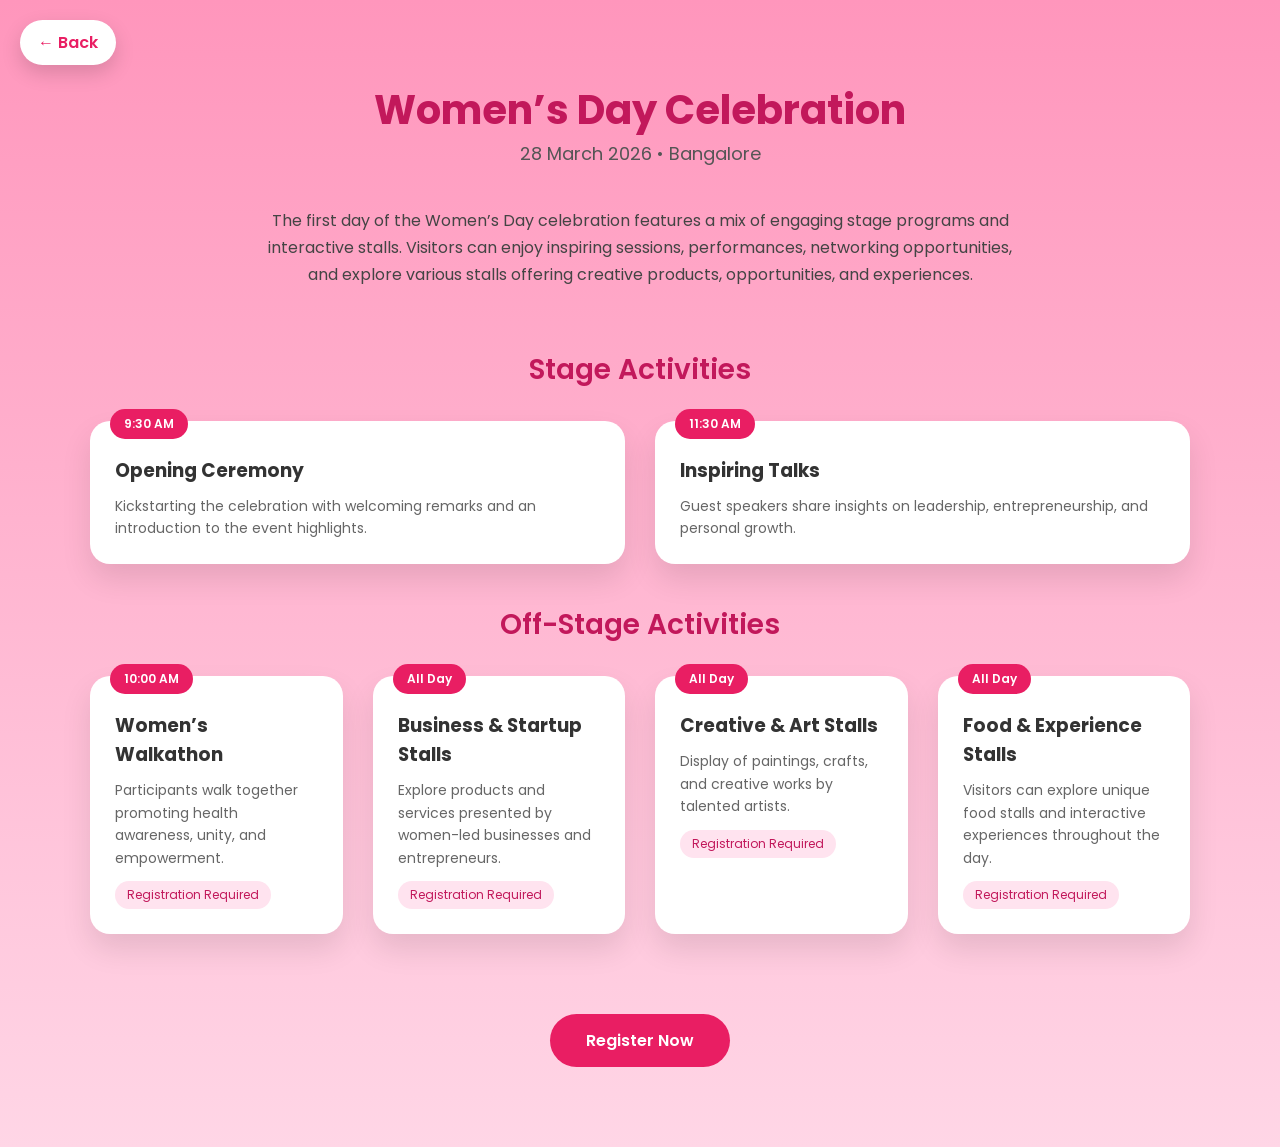
<file: 28march.html>
<!DOCTYPE html>
<html>

<head>

<meta charset="UTF-8">
<meta name="viewport" content="width=device-width, initial-scale=1.0">

<title>Women’s Day 2026 – 28 March Schedule | Thathaastu India</title>

<meta name="description"
content="Explore the schedule for 28 March Women’s Day celebration including walkathon, business stalls, art stalls, inspiring talks and community activities organised by Thathaastu India in Bangalore.">

<meta name="keywords"
content="Women’s Day 2026 Bangalore, Walkathon Women’s Day, Women Event Schedule 28 March, Thathaastu India Event, Women Empowerment Activities">

<meta name="author" content="Thathaastu India">
<meta name="robots" content="index, follow">
<meta name="theme-color" content="#ff4b8b">

<link rel="canonical" href="https://event.thathaastuindia.com/28march">

<link rel="icon" type="image/png" href="images/favicon.png">
<link rel="apple-touch-icon" href="images/favicon.png">

<!-- Open Graph -->

<meta property="og:title" content="Women’s Day 2026 – 28 March Event Schedule">
<meta property="og:description"
content="Discover the 28 March schedule including walkathon, inspiring talks, business stalls, art exhibitions and community activities at the Women’s Day celebration in Bangalore.">
<meta property="og:image" content="https://event.thathaastuindia.com/images/banner.png">
<meta property="og:url" content="https://event.thathaastuindia.com/28march">
<meta property="og:type" content="website">

<!-- Twitter -->

<meta name="twitter:card" content="summary_large_image">
<meta name="twitter:title" content="Women’s Day 2026 – 28 March Schedule">
<meta name="twitter:description"
content="Walkathon, talks, art stalls and community activities at Women’s Day celebration organised by Thathaastu India.">
<meta name="twitter:image" content="https://event.thathaastuindia.com/images/banner.png">

<link href="https://fonts.googleapis.com/css2?family=Poppins:wght@400;600&display=swap" rel="stylesheet">


    <style>
        * {
            margin: 0;
            padding: 0;
            box-sizing: border-box;
            font-family: Poppins, sans-serif;
        }

        body {
            background: linear-gradient(to bottom, #ff96bc, #ffd6e6);
            padding: 80px 20px;
        }

        /* BACK BUTTON */

        .back-btn {
            position: fixed;
            top: 20px;
            left: 20px;
            background: white;
            color: #e91e63;
            padding: 10px 18px;
            border-radius: 30px;
            text-decoration: none;
            font-weight: 600;
            box-shadow: 0 8px 20px rgba(0, 0, 0, 0.15);
            transition: .3s;
        }

        .back-btn:hover {
            transform: translateY(-3px);
        }

        /* HEADER */

        .header {
            text-align: center;
            margin-bottom: 40px;
        }

        .header h1 {
            font-size: 40px;
            color: #c2185b;
        }

        .header span {
            color: #555;
            font-size: 18px;
        }

        /* INTRO */

        .intro {
            max-width: 750px;
            margin: auto;
            text-align: center;
            margin-bottom: 60px;
            color: #444;
            line-height: 1.7;
        }

        /* SECTION TITLE */

        .section-title {
            text-align: center;
            margin-top: 40px;
            margin-bottom: 30px;
            font-size: 28px;
            color: #c2185b;
            font-weight: 600;
        }

        /* GRID */

        .activities {
            max-width: 1100px;
            margin: auto;
            display: grid;
            grid-template-columns: repeat(auto-fit, minmax(250px, 1fr));
            gap: 30px;
        }

        /* CARD */

        .activity-card {
            background: white;
            padding: 25px;
            border-radius: 20px;
            box-shadow: 0 15px 30px rgba(0, 0, 0, 0.1);
            transition: .3s;
            position: relative;
        }

        .activity-card:hover {
            transform: translateY(-8px);
        }

        /* TIME */

        .time {
            position: absolute;
            top: -12px;
            left: 20px;
            background: #e91e63;
            color: white;
            padding: 6px 14px;
            border-radius: 20px;
            font-size: 12px;
            font-weight: 600;
        }

        /* TITLE */

        .activity-card h3 {
            margin-top: 10px;
            margin-bottom: 10px;
            color: #333;
        }

        /* TEXT */

        .activity-card p {
            font-size: 14px;
            color: #666;
            line-height: 1.6;
        }

        /* TAG */

        .tag {
            margin-top: 12px;
            display: inline-block;
            background: #ffe3ef;
            color: #c2185b;
            padding: 5px 12px;
            border-radius: 20px;
            font-size: 12px;
        }

        /* REGISTER */

        .register-section {
            text-align: center;
            margin-top: 80px;
        }

        .register-btn {
            display: inline-block;
            padding: 14px 36px;
            background: #e91e63;
            color: white;
            text-decoration: none;
            border-radius: 30px;
            font-weight: 600;
            transition: .3s;
        }

        .register-btn:hover {
            transform: translateY(-4px);
            box-shadow: 0 10px 20px rgba(0, 0, 0, 0.2);
        }

        /* MOBILE */

        @media(max-width:768px) {

            .header h1 {
                font-size: 28px;
            }

            .activities {
                grid-template-columns: 1fr;
            }

        }
    </style>
</head>

<body>

    <a href="index.html" class="back-btn">← Back</a>

    <div class="header">
        <h1>Women’s Day Celebration</h1>
        <span>28 March 2026 • Bangalore</span>
    </div>

    <div class="intro">
        The first day of the Women’s Day celebration features a mix of engaging
        stage programs and interactive stalls. Visitors can enjoy inspiring
        sessions, performances, networking opportunities, and explore various
        stalls offering creative products, opportunities, and experiences.
    </div>


    <!-- STAGE ACTIVITIES -->

    <div class="section-title">Stage Activities</div>

    <div class="activities">

        <div class="activity-card">

            <div class="time">9:30 AM</div>

            <h3>Opening Ceremony</h3>

            <p>
                Kickstarting the celebration with welcoming remarks and
                an introduction to the event highlights.
            </p>

        </div>



        <div class="activity-card">

            <div class="time">11:30 AM</div>

            <h3>Inspiring Talks</h3>

            <p>
                Guest speakers share insights on leadership,
                entrepreneurship, and personal growth.
            </p>

        </div>

    </div>


    <!-- STALL ACTIVITIES -->

    <div class="section-title">Off-Stage Activities</div>

    <div class="activities">
        <div class="activity-card">

            <div class="time">10:00 AM</div>

            <h3>Women’s Walkathon</h3>

            <p>
                Participants walk together promoting health awareness,
                unity, and empowerment.
            </p>

            <span class="tag">Registration Required</span>

        </div>
        <div class="activity-card">

            <div class="time">All Day</div>

            <h3>Business & Startup Stalls</h3>

            <p>
                Explore products and services presented by women-led
                businesses and entrepreneurs.
            </p>
            <span class="tag">Registration Required</span>
        </div>


        <div class="activity-card">

            <div class="time">All Day</div>

            <h3>Creative & Art Stalls</h3>

            <p>
                Display of paintings, crafts, and creative works
                by talented artists.
            </p>
            <span class="tag">Registration Required</span>
        </div>


        <div class="activity-card">

            <div class="time">All Day</div>

            <h3>Food & Experience Stalls</h3>

            <p>
                Visitors can explore unique food stalls and
                interactive experiences throughout the day.
            </p>
            <span class="tag">Registration Required</span>
        </div>

    </div>


    <div class="register-section">

        <a href="" class="register-btn">
            Register Now
        </a>

    </div>

</body>

</html>
</file>
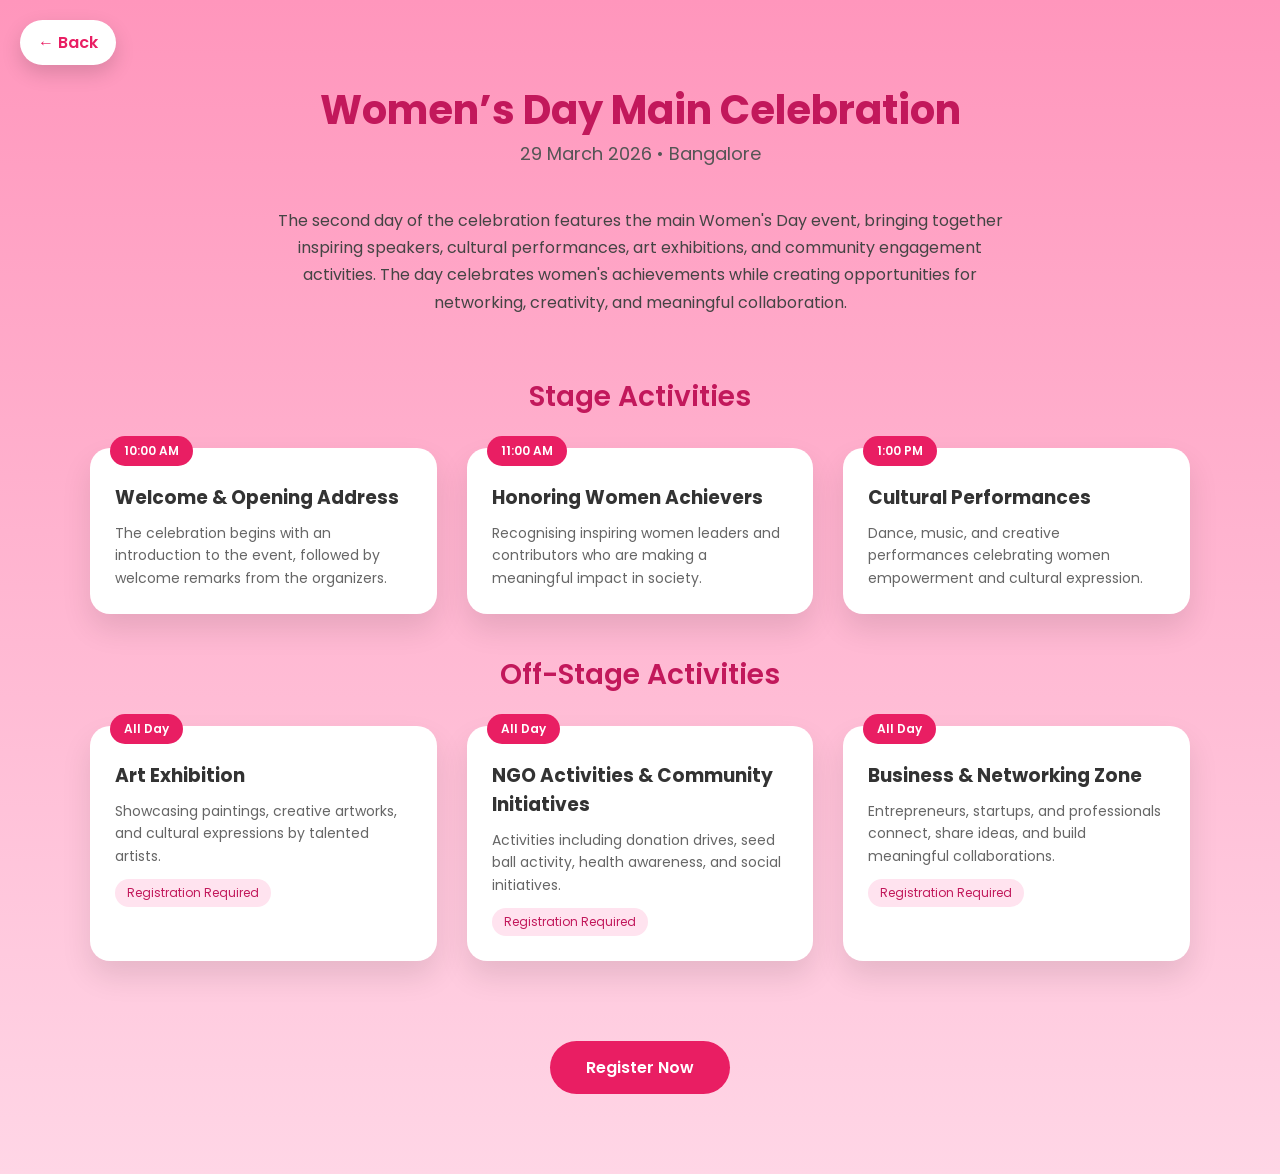
<file: 29march.html>
<!DOCTYPE html>
<html>

<head>

    <head>

        <meta charset="UTF-8">
        <meta name="viewport" content="width=device-width, initial-scale=1.0">

        <title>Women’s Day 2026 – 29 March Main Celebration | Thathaastu India</title>

        <meta name="description"
            content="Join the main Women’s Day celebration on 29 March featuring inspiring speakers, honoring women achievers, cultural performances, art exhibitions and community initiatives in Bangalore.">

        <meta name="keywords"
            content="Women’s Day 2026 Main Event, Women Celebration Bangalore, Women Achievers Event, Cultural Performances Women’s Day, Thathaastu India Event">

        <meta name="author" content="Thathaastu India">
        <meta name="robots" content="index, follow">
        <meta name="theme-color" content="#ff4b8b">

        <link rel="canonical" href="https://event.thathaastuindia.com/29march">

        <link rel="icon" type="image/png" href="images/favicon.png">
        <link rel="apple-touch-icon" href="images/favicon.png">

        <!-- Open Graph -->

        <meta property="og:title" content="Women’s Day 2026 – Main Celebration (29 March)">
        <meta property="og:description"
            content="Honoring women achievers, cultural performances, art exhibitions and community initiatives at the Women’s Day celebration organised by Thathaastu India.">
        <meta property="og:image" content="https://event.thathaastuindia.com/images/banner.png">
        <meta property="og:url" content="https://event.thathaastuindia.com/29march">
        <meta property="og:type" content="website">

        <!-- Twitter -->

        <meta name="twitter:card" content="summary_large_image">
        <meta name="twitter:title" content="Women’s Day 2026 – 29 March Celebration">
        <meta name="twitter:description"
            content="Main Women’s Day celebration with speakers, cultural performances and art exhibitions organised by Thathaastu India.">
        <meta name="twitter:image" content="https://event.thathaastuindia.com/images/banner.png">

        <link href="https://fonts.googleapis.com/css2?family=Poppins:wght@400;600&display=swap" rel="stylesheet">



        <style>
            * {
                margin: 0;
                padding: 0;
                box-sizing: border-box;
                font-family: Poppins, sans-serif;
            }

            body {
                background: linear-gradient(to bottom, #ff96bc, #ffd6e6);
                padding: 80px 20px;
            }

            /* BACK BUTTON */

            .back-btn {
                position: fixed;
                top: 20px;
                left: 20px;
                background: white;
                color: #e91e63;
                padding: 10px 18px;
                border-radius: 30px;
                text-decoration: none;
                font-weight: 600;
                box-shadow: 0 8px 20px rgba(0, 0, 0, 0.15);
                transition: .3s;
            }

            .back-btn:hover {
                transform: translateY(-3px);
            }

            /* HEADER */

            .header {
                text-align: center;
                margin-bottom: 40px;
            }

            .header h1 {
                font-size: 40px;
                color: #c2185b;
            }

            .header span {
                color: #555;
                font-size: 18px;
            }

            /* INTRO */

            .intro {
                max-width: 750px;
                margin: auto;
                text-align: center;
                margin-bottom: 60px;
                color: #444;
                line-height: 1.7;
            }

            /* SECTION TITLE */

            .section-title {
                text-align: center;
                margin-top: 40px;
                margin-bottom: 30px;
                font-size: 28px;
                color: #c2185b;
                font-weight: 600;
            }

            /* GRID */

            .activities {
                max-width: 1100px;
                margin: auto;
                display: grid;
                grid-template-columns: repeat(auto-fit, minmax(250px, 1fr));
                gap: 30px;
            }

            /* CARD */

            .activity-card {
                background: white;
                padding: 25px;
                border-radius: 20px;
                box-shadow: 0 15px 30px rgba(0, 0, 0, 0.1);
                transition: .3s;
                position: relative;
            }

            .activity-card:hover {
                transform: translateY(-8px);
            }

            /* TIME */

            .time {
                position: absolute;
                top: -12px;
                left: 20px;
                background: #e91e63;
                color: white;
                padding: 6px 14px;
                border-radius: 20px;
                font-size: 12px;
                font-weight: 600;
            }

            /* TITLE */

            .activity-card h3 {
                margin-top: 10px;
                margin-bottom: 10px;
                color: #333;
            }

            /* TEXT */

            .activity-card p {
                font-size: 14px;
                color: #666;
                line-height: 1.6;
            }

            /* TAG */

            .tag {
                margin-top: 12px;
                display: inline-block;
                background: #ffe3ef;
                color: #c2185b;
                padding: 5px 12px;
                border-radius: 20px;
                font-size: 12px;
            }

            /* REGISTER */

            .register-section {
                text-align: center;
                margin-top: 80px;
            }

            .register-btn {
                display: inline-block;
                padding: 14px 36px;
                background: #e91e63;
                color: white;
                text-decoration: none;
                border-radius: 30px;
                font-weight: 600;
                transition: .3s;
            }

            .register-btn:hover {
                transform: translateY(-4px);
                box-shadow: 0 10px 20px rgba(0, 0, 0, 0.2);
            }

            @media(max-width:768px) {

                .header h1 {
                    font-size: 28px;
                }

                .activities {
                    grid-template-columns: 1fr;
                }

            }
        </style>
    </head>

<body>

    <a href="index.html" class="back-btn">← Back</a>

    <div class="header">
        <h1>Women’s Day Main Celebration</h1>
        <span>29 March 2026 • Bangalore</span>
    </div>

    <div class="intro">
        The second day of the celebration features the main Women's Day event,
        bringing together inspiring speakers, cultural performances, art
        exhibitions, and community engagement activities. The day celebrates
        women's achievements while creating opportunities for networking,
        creativity, and meaningful collaboration.
    </div>


    <!-- STAGE ACTIVITIES -->

    <div class="section-title">Stage Activities</div>

    <div class="activities">

        <div class="activity-card">

            <div class="time">10:00 AM</div>

            <h3>Welcome & Opening Address</h3>

            <p>
                The celebration begins with an introduction to the event,
                followed by welcome remarks from the organizers.
            </p>

        </div>

        <div class="activity-card">

            <div class="time">11:00 AM</div>

            <h3>Honoring Women Achievers</h3>

            <p>
                Recognising inspiring women leaders and contributors
                who are making a meaningful impact in society.
            </p>

        </div>

        <div class="activity-card">

            <div class="time">1:00 PM</div>

            <h3>Cultural Performances</h3>

            <p>
                Dance, music, and creative performances celebrating
                women empowerment and cultural expression.
            </p>

        </div>

    </div>


    <!-- OFF STAGE ACTIVITIES -->

    <div class="section-title">Off-Stage Activities</div>

    <div class="activities">

        <div class="activity-card">

            <div class="time">All Day</div>

            <h3>Art Exhibition</h3>

            <p>
                Showcasing paintings, creative artworks, and cultural
                expressions by talented artists.
            </p>
            <span class="tag">Registration Required</span>
        </div>

        <div class="activity-card">

            <div class="time">All Day</div>

            <h3>NGO Activities & Community Initiatives</h3>

            <p>
                Activities including donation drives, seed ball activity,
                health awareness, and social initiatives.
            </p>
            <span class="tag">Registration Required</span>
        </div>

        <div class="activity-card">

            <div class="time">All Day</div>

            <h3>Business & Networking Zone</h3>

            <p>
                Entrepreneurs, startups, and professionals connect,
                share ideas, and build meaningful collaborations.
            </p>
            <span class="tag">Registration Required</span>
        </div>

    </div>


    <div class="register-section">

        <a href="" class="register-btn">
            Register Now
        </a>

    </div>

</body>

</html>
</file>
